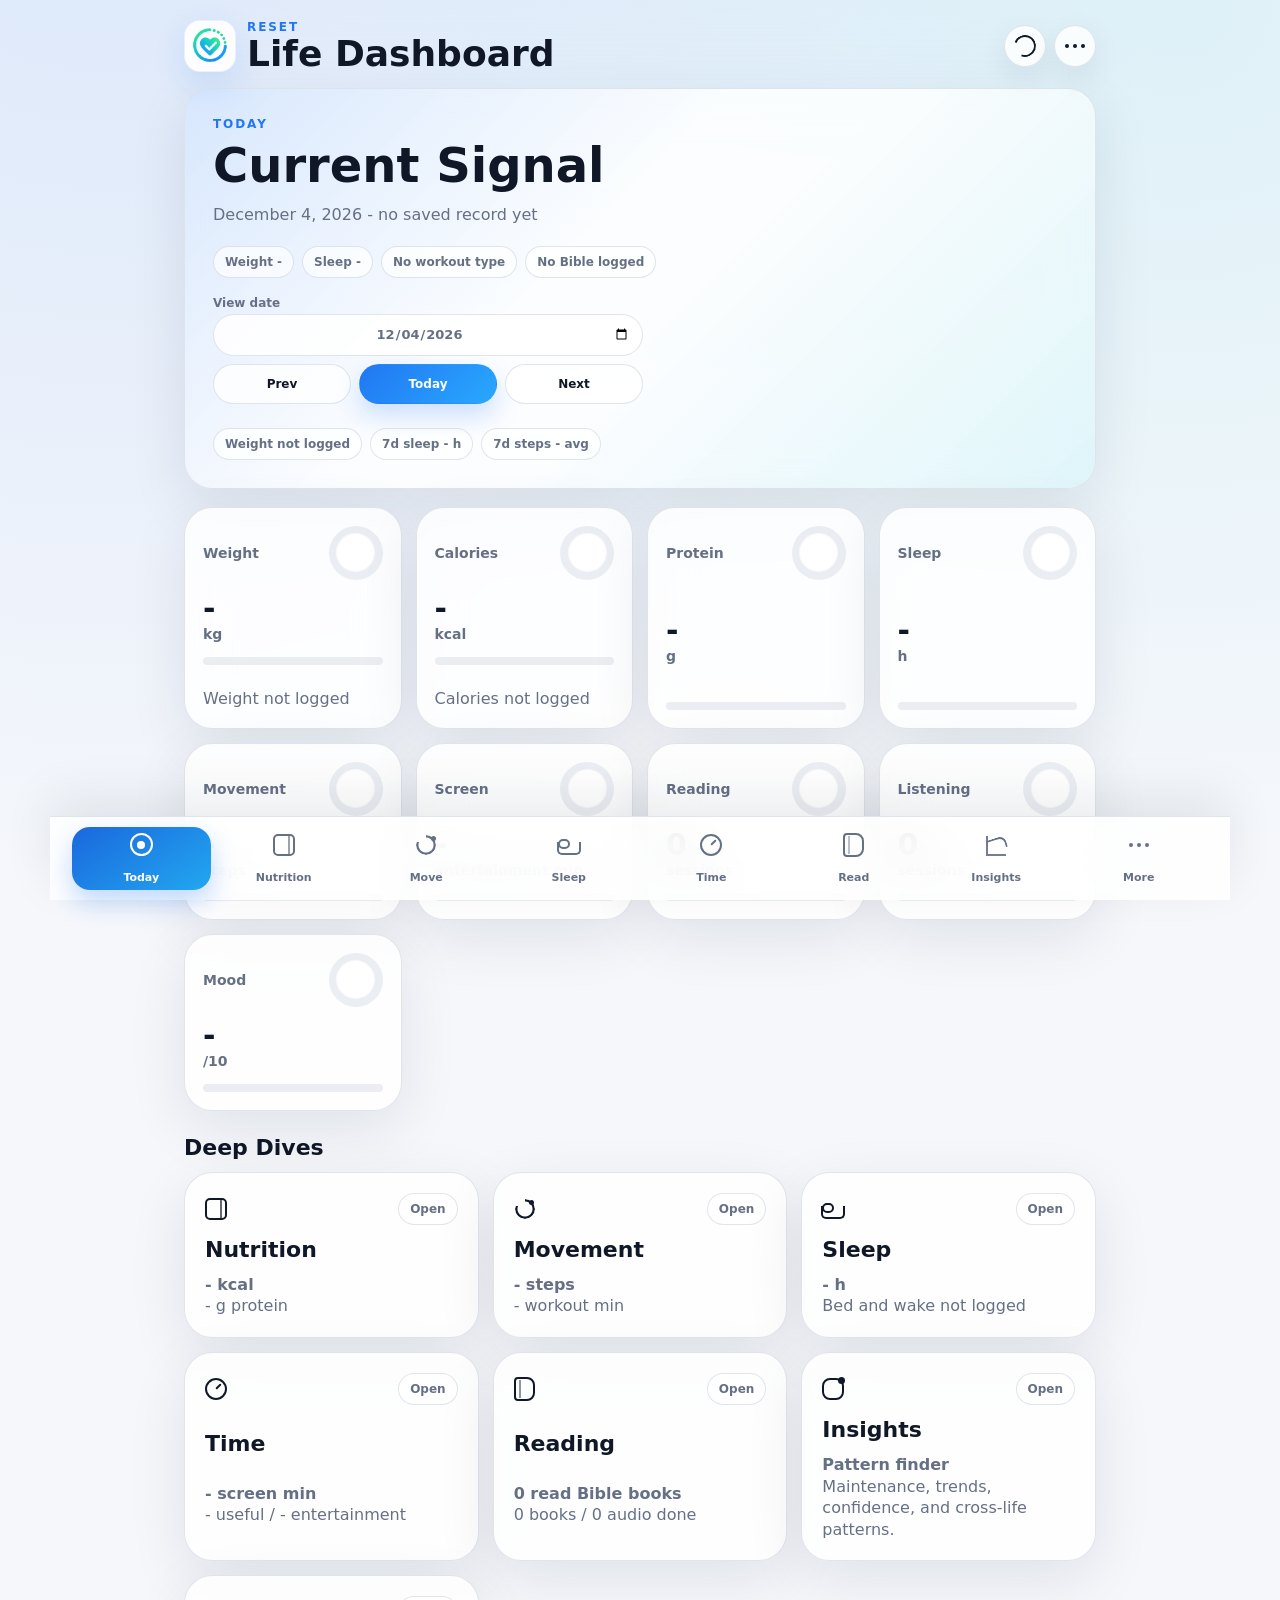
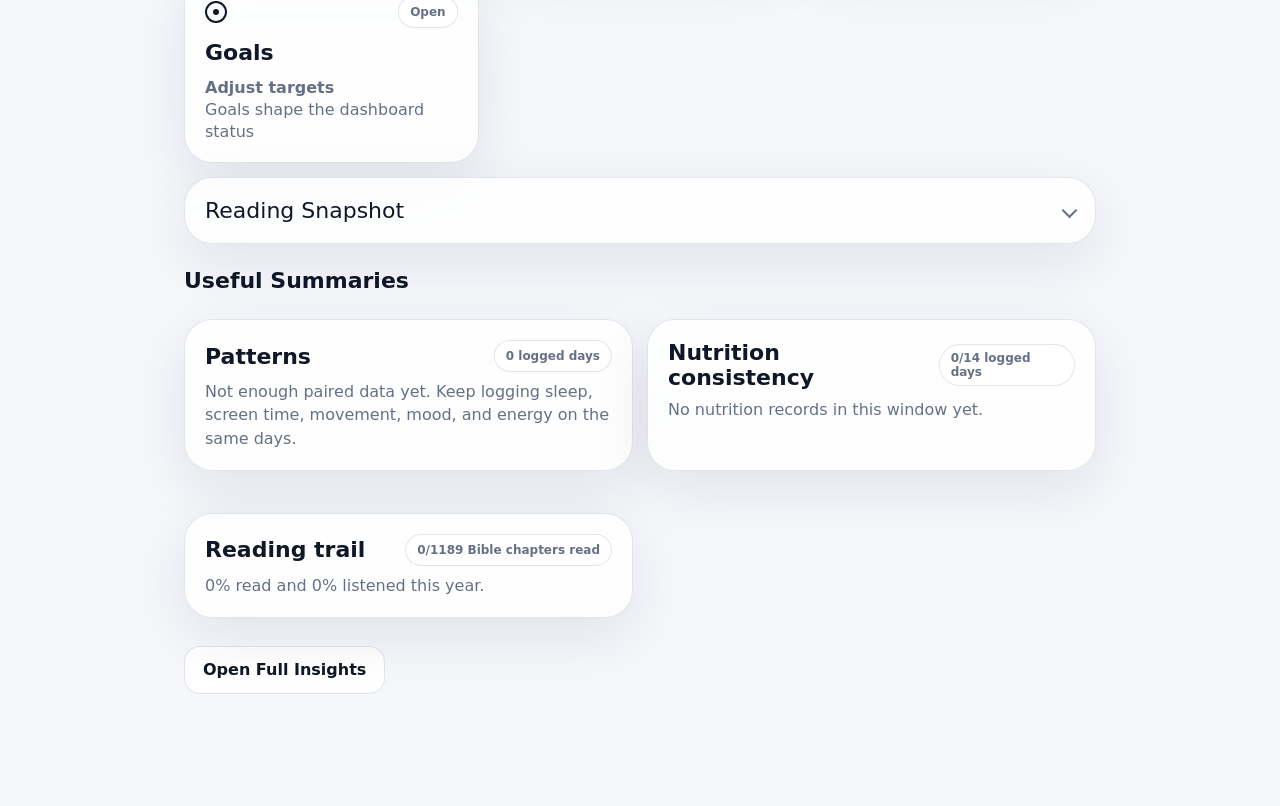
<file: index.html>
<!doctype html>
<html lang="en">
<head>
  <meta charset="utf-8">
  <meta name="viewport" content="width=device-width, initial-scale=1, viewport-fit=cover">
  <meta name="theme-color" content="#0b1220">
  <meta name="apple-mobile-web-app-capable" content="yes">
  <meta name="apple-mobile-web-app-title" content="Reset">
  <meta name="apple-mobile-web-app-status-bar-style" content="black-translucent">
  <link rel="manifest" href="./manifest.webmanifest?v=insights-tab-v16-20260729">
  <link rel="apple-touch-icon" href="./icons/reset-logo-exact-v7-20260720.png">
  <link rel="stylesheet" href="./styles.css?v=insights-tab-v16-20260729">
  <title>Reset Life Dashboard</title>
</head>
<body class="theme-auto">
  <div class="app">
    <header class="app-header">
      <div class="brand">
        <img class="brand-logo" src="./icons/reset-logo-exact-v7-20260720.png" alt="Reset">
        <div>
          <p>Reset</p>
          <h1>Life Dashboard</h1>
        </div>
      </div>
      <div class="header-actions">
        <button class="icon-button" id="themeToggle" type="button" title="Theme" aria-label="Theme"><span class="glyph icon-moon"></span></button>
        <button class="icon-button" type="button" data-page="more" title="More" aria-label="More"><span class="glyph icon-more"></span></button>
      </div>
    </header>

    <main>
      <section id="page-dashboard" class="page is-active"><div id="dashboardView"></div></section>
      <section id="page-nutrition" class="page"><div id="nutritionView"></div></section>
      <section id="page-movement" class="page"><div id="movementView"></div></section>
      <section id="page-sleep" class="page"><div id="sleepView"></div></section>
      <section id="page-time" class="page"><div id="timeView"></div></section>
      <section id="page-reading" class="page"><div id="readingView"></div></section>
      <section id="page-bible" class="page"><div id="bibleView"></div></section>
      <section id="page-insights" class="page"><div id="insightsView"></div></section>
      <section id="page-more" class="page"><div id="moreView"></div></section>
      <section id="page-goals" class="page"><div id="goalsView"></div></section>
      <section id="page-import" class="page"><div id="importView"></div></section>
      <section id="page-ai" class="page"><div id="aiView"></div></section>
      <section id="page-ledger" class="page"><div id="ledgerView"></div></section>
      <section id="page-share" class="page"><div id="shareView"></div></section>
      <section id="page-data" class="page"><div id="dataView"></div></section>
      <section id="page-edit" class="page"><div id="editView"></div></section>
    </main>
  </div>

  <nav class="bottom-tabs" aria-label="Main sections">
    <button class="tab-button is-active" type="button" data-page="dashboard" title="Dashboard"><span class="tab-icon icon-today"></span><span>Today</span></button>
    <button class="tab-button" type="button" data-page="nutrition" title="Nutrition"><span class="tab-icon icon-food"></span><span>Nutrition</span></button>
    <button class="tab-button" type="button" data-page="movement" title="Movement"><span class="tab-icon icon-move"></span><span>Move</span></button>
    <button class="tab-button" type="button" data-page="sleep" title="Sleep"><span class="tab-icon icon-sleep"></span><span>Sleep</span></button>
    <button class="tab-button" type="button" data-page="time" title="Time"><span class="tab-icon icon-time"></span><span>Time</span></button>
    <button class="tab-button" type="button" data-page="reading" title="Reading"><span class="tab-icon icon-read"></span><span>Read</span></button>
    <button class="tab-button" type="button" data-page="insights" title="Insights"><span class="tab-icon icon-insights"></span><span>Insights</span></button>
    <button class="tab-button" type="button" data-page="more" title="More"><span class="tab-icon icon-more"></span><span>More</span></button>
  </nav>

  <div id="toast" class="toast" role="status" aria-live="polite"></div>
  <script src="./app.js?v=insights-tab-v16-20260729"></script>
</body>
</html>
</file>
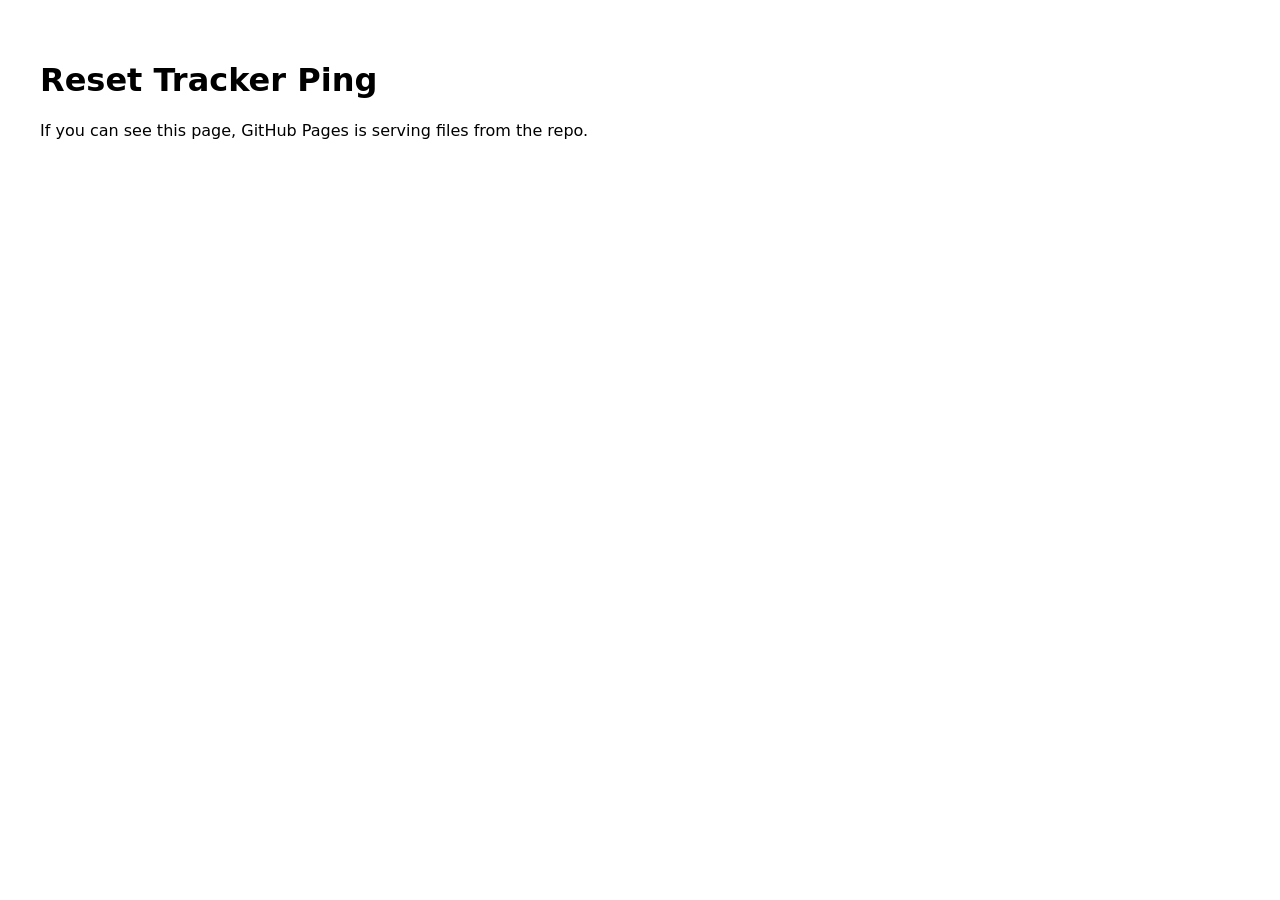
<file: ping.html>
<!doctype html>
<html lang="en">
<head>
  <meta charset="utf-8">
  <meta name="viewport" content="width=device-width, initial-scale=1">
  <title>Reset Ping</title>
</head>
<body style="font-family: system-ui, sans-serif; padding: 2rem;">
  <h1>Reset Tracker Ping</h1>
  <p>If you can see this page, GitHub Pages is serving files from the repo.</p>
</body>
</html>
</file>
<file: styles.css>
:root {
  color-scheme: light dark;
  --bg: #f5f7fb;
  --surface: rgba(255,255,255,.84);
  --solid: #ffffff;
  --soft: #edf3fb;
  --text: #101828;
  --muted: #667085;
  --faint: #98a2b3;
  --line: rgba(148,163,184,.28);
  --blue: #2177f2;
  --cyan: #10b8d9;
  --mint: #20c997;
  --violet: #7c6df2;
  --coral: #ff6b6b;
  --amber: #f5a524;
  --track: rgba(148,163,184,.18);
  --shadow: 0 18px 60px rgba(15,23,42,.09);
  --soft-shadow: 0 10px 30px rgba(15,23,42,.08);
  --tab-h: 84px;
  font-family: -apple-system, BlinkMacSystemFont, "SF Pro Display", "SF Pro Text", Inter, system-ui, sans-serif;
}

body.theme-dark {
  --bg: #070b12;
  --surface: rgba(20,27,39,.82);
  --solid: #111827;
  --soft: #182233;
  --text: #f8fafc;
  --muted: #a7b1c3;
  --faint: #6b778c;
  --line: rgba(148,163,184,.18);
  --track: rgba(148,163,184,.16);
  --shadow: 0 20px 70px rgba(0,0,0,.38);
  --soft-shadow: 0 12px 34px rgba(0,0,0,.28);
}

@media (prefers-color-scheme: dark) {
  body.theme-auto {
    --bg: #070b12;
    --surface: rgba(20,27,39,.82);
    --solid: #111827;
    --soft: #182233;
    --text: #f8fafc;
    --muted: #a7b1c3;
    --faint: #6b778c;
    --line: rgba(148,163,184,.18);
    --track: rgba(148,163,184,.16);
    --shadow: 0 20px 70px rgba(0,0,0,.38);
    --soft-shadow: 0 12px 34px rgba(0,0,0,.28);
  }
}

* { box-sizing: border-box; }
html { min-height: 100%; background: var(--bg); }
body {
  margin: 0;
  min-height: 100%;
  color: var(--text);
  background:
    radial-gradient(circle at 8% -8%, rgba(33,119,242,.13), transparent 38%),
    radial-gradient(circle at 92% 0%, rgba(16,184,217,.10), transparent 32%),
    linear-gradient(180deg, var(--bg), var(--bg));
  letter-spacing: 0;
}

button, input, textarea, select { font: inherit; color: inherit; }
button { border: 0; cursor: pointer; -webkit-tap-highlight-color: transparent; }
input, select, textarea {
  width: 100%;
  min-height: 48px;
  border: 1px solid var(--line);
  border-radius: 14px;
  background: color-mix(in srgb, var(--solid) 88%, transparent);
  padding: 12px 14px;
  outline: none;
}
textarea { min-height: 132px; resize: vertical; line-height: 1.45; }
input:focus, select:focus, textarea:focus {
  border-color: color-mix(in srgb, var(--blue) 70%, var(--line));
  box-shadow: 0 0 0 4px rgba(33,119,242,.12);
}

.app {
  width: min(980px, 100%);
  min-height: 100svh;
  margin: 0 auto;
  padding: calc(env(safe-area-inset-top) + 14px) clamp(15px, 4vw, 34px) calc(var(--tab-h) + env(safe-area-inset-bottom) + 28px);
}

.app-header {
  position: sticky;
  top: 0;
  z-index: 20;
  display: flex;
  justify-content: space-between;
  align-items: center;
  gap: 10px;
  padding: 6px 0 16px;
  backdrop-filter: blur(18px);
}

.brand { display: flex; align-items: center; gap: 11px; min-width: 0; }
.brand-logo {
  width: 52px;
  height: 52px;
  border: 1px solid rgba(33,119,242,.10);
  border-radius: 16px;
  background: #fff;
  box-shadow: 0 12px 32px rgba(33,119,242,.14);
  flex: 0 0 auto;
  object-fit: contain;
}
.brand p, .eyebrow {
  margin: 0 0 2px;
  color: var(--blue);
  font-size: 12px;
  font-weight: 850;
  letter-spacing: .16em;
  text-transform: uppercase;
}
.brand h1 {
  margin: 0;
  font-size: clamp(25px, 5.2vw, 36px);
  line-height: .98;
  letter-spacing: 0;
}
.header-actions { display: flex; gap: 8px; flex: 0 0 auto; }

.icon-button {
  display: grid;
  place-items: center;
  width: 42px;
  height: 42px;
  border: 1px solid var(--line);
  border-radius: 50%;
  background: var(--surface);
  box-shadow: var(--soft-shadow);
  backdrop-filter: blur(18px);
}

.glyph, .tab-icon, .mini-icon { position: relative; display: inline-grid; place-items: center; width: 22px; height: 22px; }
.glyph::before, .glyph::after, .tab-icon::before, .tab-icon::after, .mini-icon::before, .mini-icon::after { content: ""; position: absolute; display: block; }
.icon-more::before { width: 4px; height: 4px; border-radius: 50%; background: currentColor; box-shadow: 8px 0 0 currentColor, -8px 0 0 currentColor; }
.icon-moon::before { width: 18px; height: 18px; border: 2px solid currentColor; border-left-color: transparent; border-radius: 50%; transform: rotate(-25deg); }
.icon-today::before { width: 19px; height: 19px; border: 2px solid currentColor; border-radius: 50%; }
.icon-today::after { width: 8px; height: 8px; border-radius: 50%; background: currentColor; }
.icon-food::before { width: 18px; height: 18px; border: 2px solid currentColor; border-radius: 5px; }
.icon-food::after { width: 2px; height: 18px; background: currentColor; transform: translateX(5px); opacity: .65; }
.icon-move::before {
  inset: 1px;
  border-radius: 50%;
  background: conic-gradient(currentColor 0deg 292deg, transparent 292deg 360deg);
  -webkit-mask: radial-gradient(farthest-side, transparent calc(100% - 3px), #000 calc(100% - 2px));
  mask: radial-gradient(farthest-side, transparent calc(100% - 3px), #000 calc(100% - 2px));
}
.icon-move::after {
  width: 5px;
  height: 5px;
  border-radius: 50%;
  background: currentColor;
  transform: translate(7px,-6px);
}
.icon-sleep::before {
  width: 20px;
  height: 11px;
  border: 2px solid currentColor;
  border-top: 0;
  border-radius: 0 0 5px 5px;
  transform: translateY(4px);
}
.icon-sleep::after {
  width: 8px;
  height: 6px;
  border: 2px solid currentColor;
  border-radius: 5px;
  transform: translate(-5px,-1px);
}
.icon-time::before { width: 18px; height: 18px; border: 2px solid currentColor; border-radius: 50%; }
.icon-time::after { width: 2px; height: 7px; background: currentColor; border-radius: 2px; transform: translateY(-3px) rotate(45deg); transform-origin: bottom; }
.icon-read::before { width: 17px; height: 20px; border: 2px solid currentColor; border-radius: 4px 8px 8px 4px; }
.icon-read::after { width: 2px; height: 18px; background: currentColor; transform: translateX(-5px); opacity: .45; }
.icon-ai::before { width: 18px; height: 18px; border: 2px solid currentColor; border-radius: 8px; }
.icon-ai::after { width: 7px; height: 7px; border-radius: 50%; background: currentColor; transform: translate(8px,-8px); }
.icon-insights::before { width: 18px; height: 18px; border-left: 2px solid currentColor; border-bottom: 2px solid currentColor; transform: translateY(1px); opacity: .9; }
.icon-insights::after { width: 17px; height: 10px; border-top: 2px solid currentColor; border-right: 2px solid currentColor; transform: rotate(-18deg) translate(1px,-1px); border-radius: 0 7px 0 0; }
.icon-import::before { width: 16px; height: 16px; border: 2px solid currentColor; border-radius: 5px; }
.icon-import::after { width: 8px; height: 8px; border-left: 2px solid currentColor; border-bottom: 2px solid currentColor; transform: rotate(-45deg) translateY(-2px); }
.icon-ledger::before { width: 17px; height: 20px; border: 2px solid currentColor; border-radius: 5px; }
.icon-ledger::after { width: 9px; height: 2px; background: currentColor; box-shadow: 0 5px 0 currentColor, 0 -5px 0 currentColor; opacity: .5; }
.icon-goals::before { width: 18px; height: 18px; border: 2px solid currentColor; border-radius: 50%; }
.icon-goals::after { width: 6px; height: 6px; border-radius: 50%; background: currentColor; }

.page { display: none; animation: rise .22s ease; }
.page.is-active { display: block; }
@keyframes rise { from { opacity: 0; transform: translateY(8px); } to { opacity: 1; transform: translateY(0); } }

.hero-card, .panel, .metric-card, .category-card, details.detail-card {
  border: 1px solid var(--line);
  background: var(--surface);
  border-radius: 28px;
  box-shadow: var(--shadow);
  backdrop-filter: blur(22px);
}

.hero-card {
  position: relative;
  overflow: hidden;
  display: grid;
  gap: 18px;
  margin-bottom: 18px;
  padding: clamp(20px, 4.2vw, 28px);
}
.hero-card::before {
  content: "";
  position: absolute;
  inset: 0;
  background: linear-gradient(135deg, rgba(33,119,242,.16), transparent 42%), linear-gradient(315deg, rgba(16,184,217,.12), transparent 46%);
  pointer-events: none;
}
.hero-content, .date-controls, .summary-stack { position: relative; z-index: 1; }
.hero-card h2 {
  margin: 0;
  font-size: clamp(32px, 7vw, 48px);
  line-height: 1;
  letter-spacing: 0;
}
.subtitle { margin: 7px 0 0; color: var(--muted); font-size: 16px; line-height: 1.35; }

.hero-card.signal-card {
  grid-template-columns: 1fr;
  gap: 18px;
}
.signal-main {
  display: grid;
  gap: 8px;
}
.signal-tools {
  display: grid;
  gap: 12px;
}
.signal-pills,
.signal-mini {
  margin-top: 4px;
}

.signal-controls {
  display: block;
  margin-top: 0;
}
.date-controls {
  display: grid;
  gap: 8px;
  width: min(100%, 430px);
  justify-self: start;
}
.date-pill {
  display: grid;
  gap: 4px;
  margin: 0;
  width: 100%;
  min-width: 0;
}
.date-pill span {
  color: var(--muted);
  font-size: 12px;
  font-weight: 850;
}
.date-pill input {
  min-height: 42px;
  padding: 7px 12px;
  border-radius: 999px;
  text-align: center;
  font-size: 13px;
  font-weight: 850;
}
.date-button-row {
  display: grid;
  grid-template-columns: repeat(3, minmax(0, 1fr));
  gap: 8px;
  width: 100%;
}
.date-nav-button,
.date-today-button {
  min-height: 40px;
  border-radius: 999px;
  padding: 0 10px;
  border: 1px solid var(--line);
  background: color-mix(in srgb, var(--solid) 76%, transparent);
  color: var(--text);
  font-size: 12px;
  font-weight: 850;
}
.date-today-button {
  background: linear-gradient(135deg, var(--blue), #29a8ff);
  color: #fff;
  border-color: transparent;
  box-shadow: 0 12px 26px rgba(33,119,242,.22);
}
label { display: block; margin: 0 0 7px; color: var(--muted); font-size: 13px; font-weight: 760; }
.primary-button, .soft-button, .text-button {
  min-height: 48px;
  border-radius: 16px;
  padding: 0 18px;
  font-weight: 850;
}
.primary-button { background: linear-gradient(135deg, var(--blue), #29a8ff); color: #fff; box-shadow: 0 16px 32px rgba(33,119,242,.24); }
.soft-button { border: 1px solid var(--line); background: var(--solid); }
.text-button { background: transparent; color: var(--blue); padding-inline: 10px; }
.danger-button { color: var(--coral); border-color: rgba(255,107,107,.30); background: rgba(255,107,107,.09); }
.compact-actions { justify-content: flex-end; margin-top: 10px; }

.metric-grid, .category-grid, .insight-grid, .form-grid, .book-grid { display: grid; gap: 14px; }
.metric-grid { grid-template-columns: repeat(2, minmax(0, 1fr)); }
.metric-card {
  min-height: 146px;
  display: grid;
  align-content: space-between;
  gap: 14px;
  padding: 18px;
}
button.metric-card { width: 100%; text-align: left; color: inherit; }
.metric-action { transition: transform .18s ease, border-color .18s ease; }
.metric-action:active { transform: scale(.985); }
.metric-head, .panel-head, .list-row, .topline { display: flex; justify-content: space-between; align-items: center; gap: 12px; }
.metric-title { color: var(--muted); font-size: 14px; font-weight: 850; }
.metric-value { margin: 0; font-size: 30px; font-weight: 880; line-height: 1; }
.metric-unit { color: var(--muted); font-size: 14px; font-weight: 720; }

.ring { --p: 0%; --ring: var(--blue); display: grid; place-items: center; width: 54px; height: 54px; border-radius: 50%; background: conic-gradient(var(--ring) var(--p), var(--track) 0); flex: 0 0 auto; }
.ring::after { content: ""; width: 39px; height: 39px; border-radius: 50%; background: var(--solid); box-shadow: inset 0 0 0 1px rgba(148,163,184,.08); }
.ring.cyan { --ring: var(--cyan); } .ring.mint { --ring: var(--mint); } .ring.violet { --ring: var(--violet); } .ring.amber { --ring: var(--amber); } .ring.coral { --ring: var(--coral); }
.bar { overflow: hidden; width: 100%; height: 8px; border-radius: 99px; background: var(--track); }
.bar > span { display: block; width: var(--w, 0%); max-width: 100%; height: 100%; border-radius: inherit; background: var(--c, var(--blue)); }
.bar.over > span { background: var(--coral); }

.pill-row { display: flex; flex-wrap: wrap; gap: 8px; margin-top: 12px; }
.pill, .status-chip {
  display: inline-flex;
  align-items: center;
  justify-content: center;
  min-height: 32px;
  padding: 6px 11px;
  border: 1px solid var(--line);
  border-radius: 999px;
  background: color-mix(in srgb, var(--solid) 70%, transparent);
  color: var(--muted);
  font-size: 12px;
  font-weight: 850;
}
.pill.good, .status-chip.current { color: var(--blue); border-color: rgba(33,119,242,.25); background: rgba(33,119,242,.10); }
.pill.warn { color: #ba5b00; border-color: rgba(245,165,36,.25); background: rgba(245,165,36,.12); }
.pill.bad, .status-chip.gave-up { color: var(--coral); border-color: rgba(255,107,107,.25); background: rgba(255,107,107,.12); }
.status-chip.finished { color: var(--mint); border-color: rgba(32,201,151,.25); background: rgba(32,201,151,.11); }
.danger-chip { color: var(--coral); border-color: rgba(255,107,107,.25); background: rgba(255,107,107,.11); }

.panel { padding: 20px; margin: 14px 0; }
.panel h3, details.detail-card summary, .section-title { margin: 0; font-size: 22px; letter-spacing: 0; }
.section-title { margin: 24px 0 12px; }
.panel-note, .small-text { margin: 8px 0 0; color: var(--muted); line-height: 1.45; }

.category-card {
  display: grid;
  gap: 12px;
  min-height: 154px;
  padding: 20px;
  text-align: left;
}
.category-card h3 { margin: 0; font-size: 22px; }
.category-card p { margin: 0; color: var(--muted); line-height: 1.35; }

.chart-row { display: grid; grid-template-columns: 38px 1fr 52px; align-items: center; gap: 10px; margin: 12px 0; color: var(--muted); font-size: 13px; font-weight: 730; }
.chart-row .bar { height: 12px; }

.list { display: grid; gap: 10px; margin-top: 14px; }
.list-row { padding: 14px; border: 1px solid var(--line); border-radius: 18px; background: color-mix(in srgb, var(--solid) 80%, transparent); }
.ledger-open { display: block; flex: 1 1 auto; min-height: 0; padding: 0; text-align: left; color: inherit; }
.ledger-actions { display: flex; flex-wrap: wrap; justify-content: flex-end; gap: 8px; flex: 0 0 auto; }
.ledger-row {
  position: relative;
  overflow: hidden;
  transition: border-color .18s ease, transform .18s ease;
  touch-action: pan-y;
}
.ledger-row.is-confirming {
  border-color: rgba(255,107,107,.35);
}
.ledger-confirm {
  position: absolute;
  inset: auto 10px 10px 10px;
  display: flex;
  align-items: center;
  justify-content: flex-end;
  gap: 8px;
  min-height: 40px;
  padding: 8px;
  border: 1px solid rgba(255,107,107,.24);
  border-radius: 16px;
  background: color-mix(in srgb, var(--solid) 92%, transparent);
  box-shadow: var(--soft-shadow);
  transform: translateY(120%);
  opacity: 0;
  pointer-events: none;
  transition: transform .2s ease, opacity .2s ease;
}
.ledger-row.is-confirming .ledger-confirm {
  transform: translateY(0);
  opacity: 1;
  pointer-events: auto;
}
.ledger-confirm span {
  margin-right: auto;
  color: var(--muted);
  font-size: 12px;
  font-weight: 850;
}
.list-title { font-weight: 860; }
.list-subtitle { margin-top: 3px; color: var(--muted); font-size: 13px; line-height: 1.35; }

details.detail-card { margin: 14px 0; overflow: hidden; }
details.detail-card summary { display: flex; justify-content: space-between; align-items: center; gap: 12px; padding: 20px; cursor: pointer; list-style: none; }
details.detail-card summary::-webkit-details-marker { display: none; }
details.detail-card summary::after { content: ""; width: 9px; height: 9px; border-right: 2px solid var(--muted); border-bottom: 2px solid var(--muted); transform: rotate(45deg); transition: transform .2s ease; }
details[open].detail-card summary::after { transform: rotate(-135deg); }
.detail-body { padding: 0 20px 20px; }
.form-grid { margin-top: 14px; }
.form-actions { display: flex; flex-wrap: wrap; gap: 10px; margin-top: 14px; }

.table-wrap { overflow-x: auto; margin-top: 14px; border: 1px solid var(--line); border-radius: 18px; }
table { width: 100%; min-width: 680px; border-collapse: collapse; }
th, td { padding: 13px 12px; border-bottom: 1px solid var(--line); text-align: left; vertical-align: top; font-size: 14px; }
th { color: var(--muted); font-size: 12px; text-transform: uppercase; letter-spacing: .08em; }
tr:last-child td { border-bottom: 0; }
.empty { padding: 20px; border: 1px dashed var(--line); border-radius: 18px; color: var(--muted); text-align: center; }

.library-folder {
  border: 1px solid var(--line);
  border-radius: 20px;
  background: color-mix(in srgb, var(--panel) 72%, transparent);
  overflow: hidden;
}
.library-folder + .library-folder { margin-top: 12px; }
.library-folder summary {
  display: flex;
  align-items: center;
  justify-content: space-between;
  gap: 12px;
  padding: 15px 16px;
  cursor: pointer;
  font-weight: 900;
  color: var(--text);
}
.library-folder .list { padding: 0 12px 12px; }
.form-wide { grid-column: 1 / -1; }
.mini-section + .mini-section { margin-top: 18px; }

.bottom-tabs {
  position: fixed;
  left: 50%;
  bottom: 0;
  z-index: 40;
  transform: translateX(-50%);
  display: grid;
  grid-template-columns: repeat(8, minmax(48px, 1fr));
  gap: 4px;
  width: min(1180px, 100%);
  min-height: calc(var(--tab-h) + env(safe-area-inset-bottom));
  padding: 10px clamp(10px, 3vw, 22px) calc(env(safe-area-inset-bottom) + 10px);
  border-top: 1px solid var(--line);
  background: color-mix(in srgb, var(--solid) 84%, transparent);
  backdrop-filter: blur(26px);
  box-shadow: 0 -18px 50px rgba(15,23,42,.08);
}
.tab-button {
  display: grid;
  place-items: center;
  gap: 4px;
  min-width: 0;
  min-height: 56px;
  border-radius: 18px;
  color: var(--muted);
  background: transparent;
  font-size: 11px;
  font-weight: 850;
}
.tab-button.is-active { color: #fff; background: linear-gradient(145deg, #1a68dd, #22a7f0); box-shadow: 0 12px 26px rgba(33,119,242,.28); }
.tab-button span:last-child { overflow: hidden; max-width: 100%; text-overflow: ellipsis; white-space: nowrap; }

.toast {
  position: fixed;
  left: 50%;
  bottom: calc(var(--tab-h) + env(safe-area-inset-bottom) + 18px);
  z-index: 70;
  transform: translateX(-50%) translateY(20px);
  opacity: 0;
  pointer-events: none;
  max-width: calc(100vw - 32px);
  padding: 12px 16px;
  border-radius: 999px;
  background: color-mix(in srgb, var(--text) 92%, transparent);
  color: var(--bg);
  font-weight: 850;
  transition: opacity .2s ease, transform .2s ease;
}
.toast.show { opacity: 1; transform: translateX(-50%) translateY(0); }

@media (min-width: 700px) {
  .hero-card { grid-template-columns: minmax(0, 1.1fr) minmax(300px, .9fr); align-items: end; }
  .hero-card.signal-card { grid-template-columns: 1fr; }
  .metric-grid { grid-template-columns: repeat(4, minmax(0, 1fr)); }
  .category-grid { grid-template-columns: repeat(3, minmax(0, 1fr)); }
  .insight-grid, .form-grid, .book-grid { grid-template-columns: repeat(2, minmax(0, 1fr)); }
}

@media (max-width: 520px) {
  .app { padding-inline: 14px; }
  .brand h1 { font-size: 26px; }
  .brand-logo { width: 50px; height: 50px; border-radius: 16px; }
  .icon-button { width: 40px; height: 40px; }
  .hero-card { gap: 15px; padding: 18px; border-radius: 25px; }
  .hero-card h2 { font-size: clamp(31px, 10.5vw, 40px); line-height: 1.02; }
  .subtitle { font-size: 15px; }
  .pill-row { gap: 7px; margin-top: 10px; }
  .pill, .status-chip { min-height: 29px; padding: 5px 10px; font-size: 11px; }
  .date-controls { width: 100%; gap: 7px; }
  .date-button-row { gap: 7px; }
  .date-nav-button,
  .date-today-button { min-height: 36px; padding-inline: 12px; font-size: 12px; }
  .metric-grid { gap: 10px; }
  .metric-card { min-height: 134px; padding: 15px; border-radius: 22px; }
  .metric-value { font-size: 26px; }
  .bottom-tabs { overflow-x: auto; grid-template-columns: repeat(8, 66px); justify-content: start; scrollbar-width: none; }
  .bottom-tabs::-webkit-scrollbar { display: none; }
}
</file>
